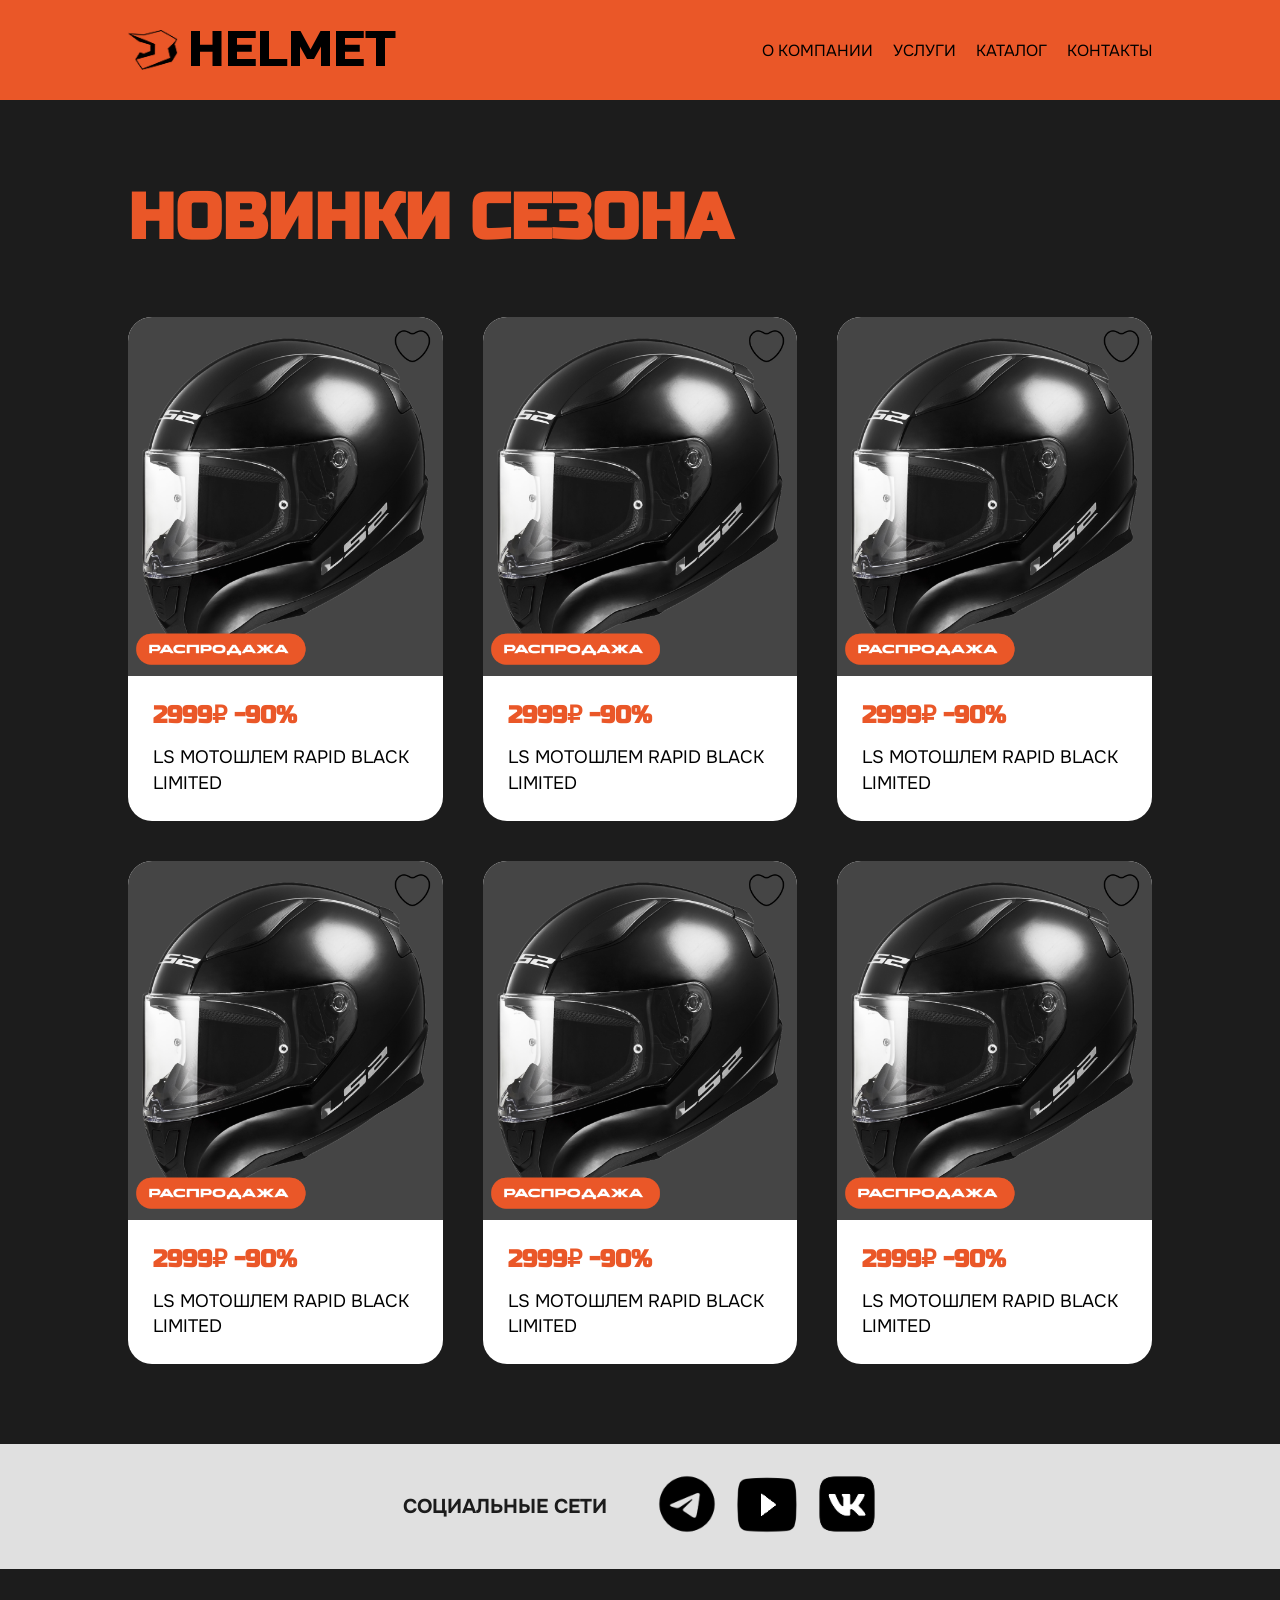
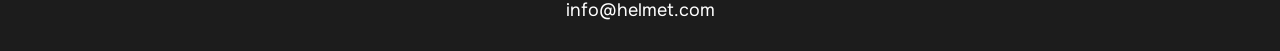
<file: index5.html>
<!DOCTYPE html>
<html lang="ru">
<head>
    <meta charset="UTF-8">
    <meta name="viewport" content="width=device-width, initial-scale=1.0">
    <link rel="preconnect" href="https://fonts.googleapis.com">
    <link rel="preconnect" href="https://fonts.gstatic.com" crossorigin>
    <link href="https://fonts.googleapis.com/css2?family=Onest:wght@100..900&display=swap" rel="stylesheet">
    <link href="https://fonts.googleapis.com/css2?family=Russo+One&display=swap" rel="stylesheet">
    <link rel="stylesheet" href="style5.css">
    <title>Новинки сезона</title>
    
</head>

<body>

<header>
    <div class="container">

        <a href="Index1.html">
            <div class="logo">
                <img src="img1/logo 1.png" alt="">
                HELMET
            </div>
        </a>

        <nav class="navigation">
            <ol>
                <li><a href="index2.html">о компании</a></li>
                <li><a href="index6.html">услуги</a></li>
                <li><a href="Index3.html">каталог</a></li>
                <li><a href="index7.html">контакты</a></li>
            </ol>
        </nav>

    </div>
</header>


<section class="section1">
    <div class="container">

        <h1 class="section-title">
            НОВИНКИ СЕЗОНА
        </h1>

        <div class="catalog-grid">

            <article class="card">
                <a href="index4.html">
                    <img src="img1/Шлем.png" alt="">
                    <div class="card-content">
                        <h3 class="price">2999₽ -90%</h3>
                        <p>LS Мотошлем RAPID black limited</p>
                    </div>
                </a>
            </article>

            <article class="card">
                <a href="index4.html">
                    <img src="img1/Шлем.png" alt="">
                    <div class="card-content">
                        <h3 class="price">2999₽ -90%</h3>
                        <p>LS Мотошлем RAPID black limited</p>
                    </div>
                </a>
            </article>

            <article class="card">
                <a href="index4.html">
                    <img src="img1/Шлем.png" alt="">
                    <div class="card-content">
                        <h3 class="price">2999₽ -90%</h3>
                        <p>LS Мотошлем RAPID black limited</p>
                    </div>
                </a>
            </article>

            <article class="card">
                <a href="index4.html">
                    <img src="img1/Шлем.png" alt="">
                    <div class="card-content">
                        <h3 class="price">2999₽ -90%</h3>
                        <p>LS Мотошлем RAPID black limited</p>
                    </div>
                </a>
            </article>

            <article class="card">
                <a href="index4.html">
                    <img src="img1/Шлем.png" alt="">
                    <div class="card-content">
                        <h3 class="price">2999₽ -90%</h3>
                        <p>LS Мотошлем RAPID black limited</p>
                    </div>
                </a>
            </article>

            <article class="card">
                <a href="index4.html">
                    <img src="img1/Шлем.png" alt="">
                    <div class="card-content">
                        <h3 class="price">2999₽ -90%</h3>
                        <p>LS Мотошлем RAPID black limited</p>
                    </div>
                </a>
            </article>

        </div>

    </div>
</section>


<section class="section7">
    <div class="social-link">

        <p>социальные сети</p>

        <div class="social-icons">
            <a href="#">
                <img src="img1/ТГ.png" alt="">
            </a>

            <a href="#">
                <img src="img1/ют.png" alt="">
            </a>

            <a href="#">
                <img src="img1/вка.png" alt="">
            </a>
        </div>

    </div>
</section>


<footer>
    <div class="container">
        <p>info@helmet.com</p>
    </div>
</footer>

</body>
</html>
</file>
<file: style5.css>
.onest-uniquifier {
    font-family: "Onest", sans-serif;
    font-optical-sizing: auto;
    font-weight: weight;
    font-style: normal;
}

.russo-one-regular {
  font-family: "Russo One", sans-serif;
  font-weight: 400;
  font-style: normal;
}

* {
    margin: 0;
    padding: 0;
    box-sizing: border-box;
    scroll-behavior: smooth;
}

body {
    background-color: #1C1C1C;
    color: #DFDDDE;
    font-family: "Onest", sans-serif;
    overflow-x: hidden;
}

a {
    text-decoration: none;
    color: inherit;
}


.container {
    width: 80%;
    max-width: 1200px;
    margin: 0 auto;
}


header {
    background-color: #EA5728;
    padding: 20px 0;
}

header .container {
    display: flex;
    justify-content: space-between;
    align-items: center;
    gap: 40px;
}


.logo {
    display: flex;
    align-items: center;

    font-family: "Russo One", sans-serif;
    font-size: 50px;
    text-transform: uppercase;
    color: #000000;
}

.logo img {
    height: 40px;
    margin-right: 10px;
}

.navigation ol {
    list-style: none;
    display: flex;
    gap: 20px;
}

.navigation a {
    color: #000000;
    font-size: 16px;
    text-transform: uppercase;
    transition: 0.3s;
}

.navigation a:hover {
    color: #ffffff;
}


.section1 {
    padding: 80px 0;
    background-color: #1C1C1C;
}

.section-title {
    font-family: "Russo One", sans-serif;
    font-size: 64px;
    color: #EA5728;
    margin-bottom: 60px;
    text-transform: uppercase;
}


.catalog-grid {
    display: grid;
    grid-template-columns: repeat(3, 1fr);
    gap: 40px;
}

.card {
    background-color: #ffffff;
    border-radius: 24px;
    overflow: hidden;
    transition: 0.4s;
}

.card:hover {
    transform: translateY(-10px);
}

.card img {
    width: 100%;
    display: block;
}


.card-content {
    padding: 25px;
}

.price {
    font-family: "Russo One", sans-serif;
    color: #EA5728;
    font-size: 24px;
    margin-bottom: 15px;
}

.card p {
    color: #000000;
    font-size: 18px;
    text-transform: uppercase;
    line-height: 1.4;
}


.section7 {
    background-color: #E0E0E0;
    color: #1C1C1C;
    padding: 30px 0;
}

.social-link {
    display: flex;
    justify-content: center;
    align-items: center;
    gap: 50px;
}

.section7 p {
    font-size: 20px;
    font-weight: bold;
    text-transform: uppercase;
}

.social-icons {
    display: flex;
    gap: 20px;
}

.social-icons img {
    width: 60px;
    height: 60px;
    transition: 0.3s;
}

.social-icons a:hover img {
    transform: scale(1.2);
}


footer {
    background-color: #1C1C1C;
    padding: 30px 0;
    text-align: center;
}

footer p {
    color: #ffffff;
    font-size: 18px;
    transition: 0.3s;
}

footer p:hover {
    color: #EA5728;
}


@media (max-width: 1024px) {

  .container {
    width: 90%;
  }



  header {
    padding: 20px 0;
  }

  header .container {
    display: flex;
    justify-content: space-between;
    align-items: center;
    gap: 20px;
    flex-wrap: wrap;
  }

  .logo {
    font-size: clamp(28px, 5vw, 50px);
  }

  .logo img {
    height: 38px;
    margin-right: 10px;
  }

  .navigation ol {
    gap: 18px;
  }

  .navigation a {
    font-size: 15px;
  }

  /* SECTION */

  .section1 {
    padding: 70px 0;
  }

  .section-title {
    font-size: 52px;
    margin-bottom: 45px;
    text-align: center;
    line-height: 1.1;
  }

  .catalog-grid {
    grid-template-columns: repeat(2, 1fr);
    gap: 30px;
  }

  .card {
    border-radius: 22px;
  }

  .card-content {
    padding: 22px;
  }

  .price {
    font-size: 22px;
  }

  .card p {
    font-size: 17px;
    line-height: 1.5;
  }


  .section7 {
    padding: 30px 0;
  }

  .social-icons img {
    width: 54px;
    height: 54px;
  }

  footer {
    padding: 28px 0;
  }

  footer p {
    font-size: 17px;
  }
}


@media (max-width: 768px) {

  .container {
    width: 92%;
  }

  /* HEADER */

  header {
    padding: 18px 0;
  }

  header .container {
    display: flex;
    flex-direction: column;
    align-items: center;
    gap: 20px;
  }

  .logo {
    font-size: 34px;
  }

  .logo img {
    height: 34px;
    margin-right: 10px;
  }


  .navigation ol {
    display: flex;
    flex-wrap: wrap;
    justify-content: center;
    gap: 16px;
  }

  .navigation a {
    font-size: 14px;
  }


  .section1 {
    padding: 55px 0;
  }

  .section-title {
    font-size: 40px;
    margin-bottom: 35px;
    text-align: center;
    line-height: 1.15;
  }


  .catalog-grid {
    grid-template-columns: 1fr;
    gap: 30px;
    justify-items: center;
  }

  .card {
    width: 85%;
    max-width: 360px;
    border-radius: 20px;
  }

  .card-content {
    padding: 20px;
  }

  .price {
    font-size: 20px;
    margin-bottom: 12px;
  }

  .card p {
    font-size: 16px;
    line-height: 1.5;
  }


  .section7 .social-link {
    flex-direction: column;
    gap: 20px;
  }

  .social-icons {
    flex-wrap: wrap;
    justify-content: center;
    gap: 18px;
  }

  .social-icons img {
    width: 48px;
    height: 48px;
  }

  .section7 p {
    font-size: 18px;
  }


  footer {
    padding: 24px 0;
  }

  footer p {
    font-size: 16px;
    text-align: center;
  }
}

@media (max-width: 480px) {

  .container {
    width: 94%;
  }



  .logo {
    font-size: 26px;
  }

  .logo img {
    height: 28px
  }

  .navigation ol {
    gap: 10px;
  }

  .navigation a {
    font-size: 12px;
  }


  .section1 {
    padding: 45px 0;
  }

  .section-title {
    font-size: 30px;
    margin-bottom: 30px;
    line-height: 1.2;
  }


  .catalog-grid {
    gap: 24px;
  }

  .card {
    width: 92%;
    max-width: 320px;
    border-radius: 18px;
  }

  .card-content {
    padding: 18px;
  }

  .price {
    font-size: 18px;
    margin-bottom: 10px;
  }

  .card p {
    font-size: 15px;
    line-height: 1.5;
  }


  .section7 p {
    font-size: 16px;
  }

  .social-icons img {
    width: 40px;
    height: 40px;
  }


  footer p {
    font-size: 14px;
  }
}
</file>
